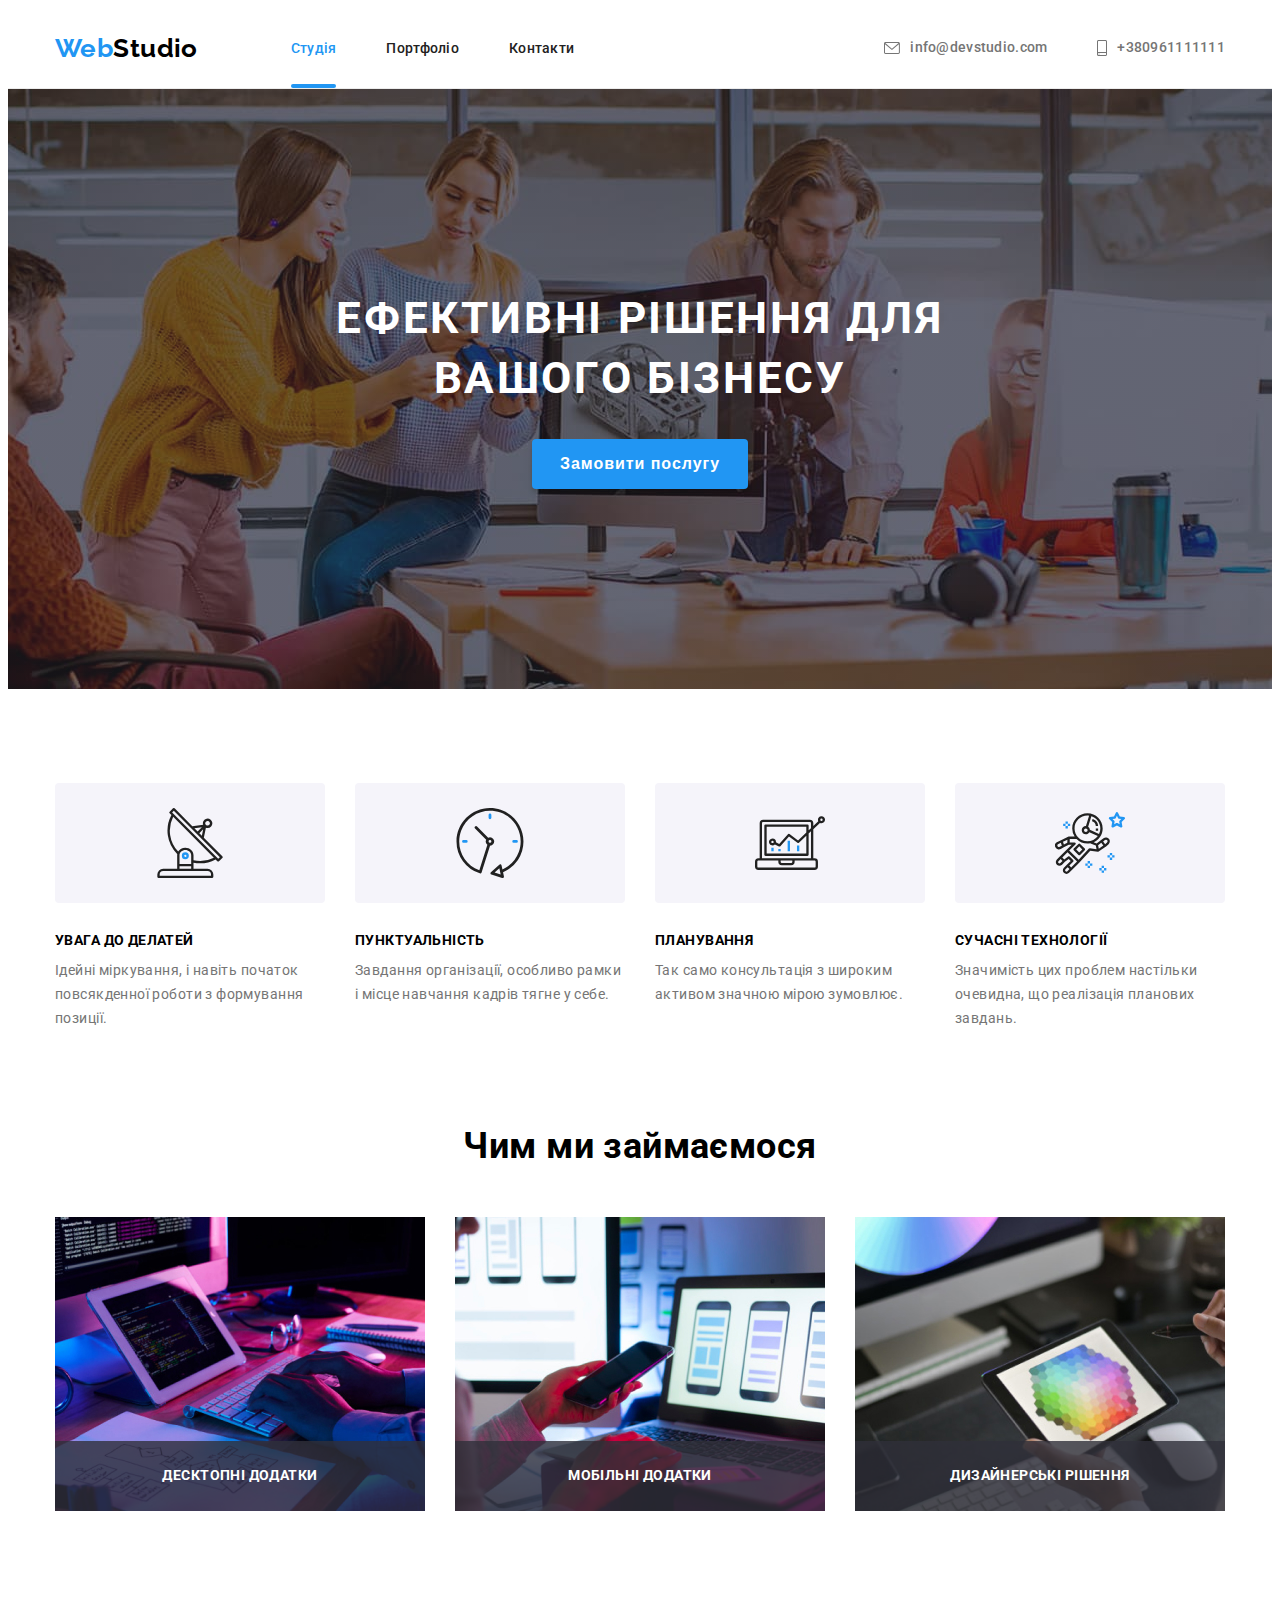
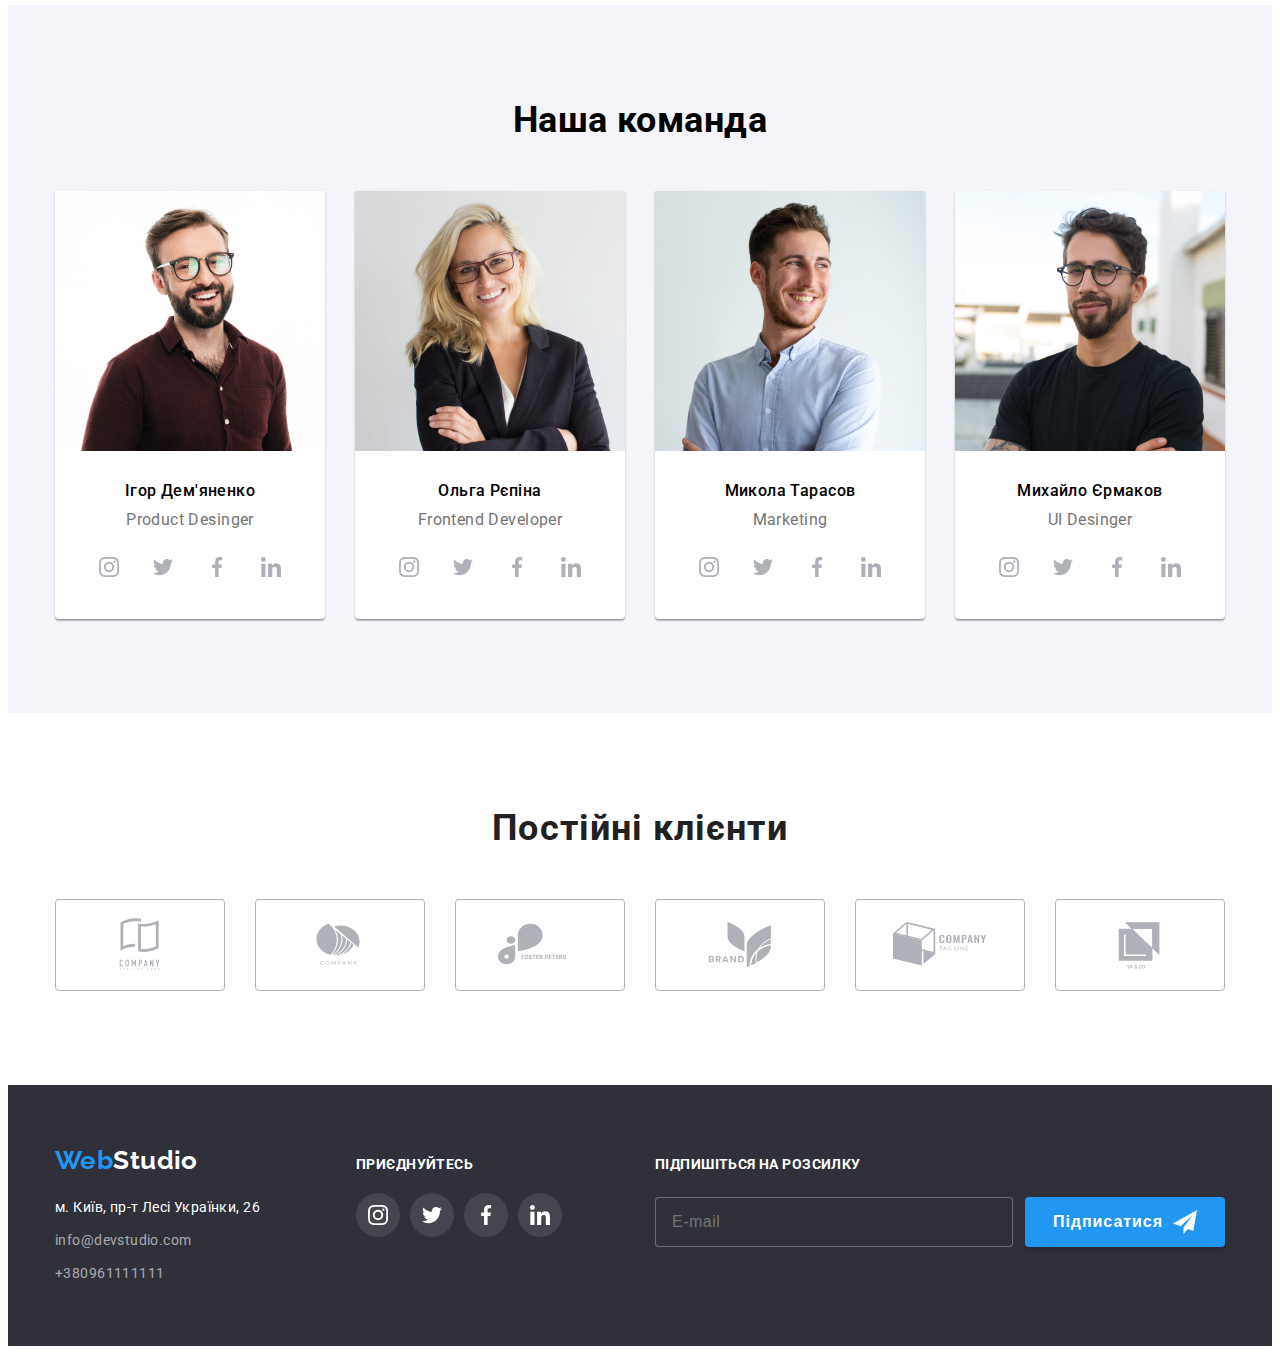
<file: index.html>
<!DOCTYPE html>
<html lang="uk">
<head>
    <meta charset="UTF-8">
    <meta http-equiv="X-UA-Compatible" content="IE=edge">
    <meta name="viewport" content="width=device-width, initial-scale=1.0">
    <link rel="preconnect" href="https://fonts.googleapis.com">
    <link rel="preconnect" href="https://fonts.gstatic.com" crossorigin>
    <link href="https://fonts.googleapis.com/css2?family=Raleway:wght@700&family=Roboto:wght@400;500;700;900&display=swap" rel="stylesheet">
    <link rel="stylesheet" href="https://cdnjs.cloudflare.com/ajax/libs/modern-normalize/1.1.0/modern-normalize.min.css" integrity="sha512-wpPYUAdjBVSE4KJnH1VR1HeZfpl1ub8YT/NKx4PuQ5NmX2tKuGu6U/JRp5y+Y8XG2tV+wKQpNHVUX03MfMFn9Q==" crossorigin="anonymous" referrerpolicy="no-referrer" />
    <link rel="stylesheet" href="css.css/styles.css" />
    <title>Document</title>
</head>
<body>
  <header class="header">
    <div class="container header-container">
        <a class="logo" href="./images/WebStudio.png">Web<span class="logo-studio">Studio</span></a>
        <nav class="navigation">
        <ul class="main-nav-list">
          <li class="link"><a href="./index.html" class="list-link current">Студія</a></li>
          <li class="link"><a href="./portfolio.html" class="list-link">Портфоліо</a></li>
          <li class="link"><a href="#" class="list-link">Контакти</a></li>
        </ul>
        </nav>
        <ul class="main-contact-list">
         <li><a class="link link-mailto" href="mailto:info@devstudio.com"><svg class="icon-contact-mailto" width="16" height="12"><use href="./images/icons.svg#icon-envelope"></use></svg>info@devstudio.com</a></li>
         <li><a class="link link-tel" href="tel:+380961111111"><svg class="icon-contact-tel" width="16" height="12"><use href="./images/icons.svg#icon-smartphone"></use></svg>+380961111111</a></li>
        </ul>
  </div>
  </header>
  <main>
      <section class="banner">
        <div class="container">
            <h1 class="banner-title">Ефективні рішення для вашого бізнесу</h1>
            <button class="banner-button" type="button" data-modal-open><span class="hi-banner-button">
              Замовити послугу</span></button>
        </div> 
      </section>
      <section class="to-do">
        <div class="container">
          <h2 class="visually-hidden">
            Підхід до кожного клієнта
          </h2>
          <ul class="to-do-list">
            <li class="to-do-body">
              <div class="to-do-box"><svg class="features-icon"  width="70" height="70">
                  <use href="./images/icons.svg#icon-antenna">
                  </use>
                </svg></div>
              <h3 class="to-do-title">УВАГА ДО ДЕЛАТЕЙ</h3>
              <p class="to-do-text">
                Ідейні міркування, і навіть початок повсякденної роботи з
                формування позиції.
              </p>
            </li>
            <li class="to-do-body">
              <div class="to-do-box"><svg class="features-icon" width="70" height="70">
                  <use href="./images/icons.svg#icon-clock">
                  </use>
                </svg></div>
              <h3 class="to-do-title">ПУНКТУАЛЬНІСТЬ</h3>
              <p class="to-do-text">
                Завдання організації, особливо рамки і місце навчання кадрів
                тягне у себе.
              </p>
            </li>
            <li class="to-do-body">
              <div class="to-do-box"><svg class="features-icon" width="70" height="70">
                  <use href="./images/icons.svg#icon-diagram">
                  </use>
                </svg></div>
              <h3 class="to-do-title">ПЛАНУВАННЯ</h3>
              <p class="to-do-text">
                Так само консультація з широким активом значною мірою зумовлює.
              </p>
            </li>
            <li class="to-do-body">
              <div class="to-do-box"><svg class="features-icon" width="70" height="70">
                  <use href="./images/icons.svg#icon-astronaut">
                  </use>
                </svg></div>
              <h3 class="to-do-title">СУЧАСНІ ТЕХНОЛОГІЇ</h3>
              <p class="to-do-text">
                Значимість цих проблем настільки очевидна, що реалізація планових завдань.
              </p>
            </li>
          </ul>
        </div>
      </section>
      <section class="work-img">
          <div class="container">
          <h2 class="work-img-title">Чим ми займаємося</h2>
          <ul class="list-work">
            <li class="list-item">
            <div class="work-label">
              <img
                class="work-img-img"
                src="./images/img_1.jpg"
                width="370"
                alt="Віддалена робота"
              />
<p class="work-label-text">ДЕСКТОПНІ ДОДАТКИ</p>
</div>
            </li>
            <li class="list-item">
            <div class="work-label">
              <img
                class="work-img-img"
                src="./images/img_2.jpg"
                width="370"
                alt="Адаптація веб-сторінки для телефона"
              />
<p class="work-label-text">МОБІЛЬНІ ДОДАТКИ</p>
</div>
            </li>
            <li class="list-item">
            <div class="work-label">
              <img
                class="work-img-img"
                src="./images/img_3.jpg"
                width="370"
                alt="Вибір кольору"
              />
<p class="work-label-text">ДИЗАЙНЕРСЬКІ РІШЕННЯ</p>
</div>
            </li>
          </ul>
        </div>
      </section>
      <section class="team">
        <div class="container container-team-comands">
          <h2 class="team-comands">Наша команда</h2>
          <ul class="list-team">
            <li class="team-body">
              <img
                src="./images/igor.jpg"
                width="270"
                alt="фото Ігоря Дем'яненка"
              />
              <div class="list-team-name"><h3 class="name-title">Ігор Дем'яненко</h3>
              <p class="jobs-title">Product Desinger</p>
              <ul class="social-networks-list">
                <li class="social-networks"><a class="social-networks-link" href="#"><svg class="social-networks-icon" width="20" height="20"><use href="./images/icons.svg#icon-instagram"></use></svg></a></li>
                <li class="social-networks"><a class="social-networks-link" href="#"><svg class="social-networks-icon" width="20" height="20"><use href="./images/icons.svg#icon-twitter"></use></svg></a></li>
                <li class="social-networks"><a class="social-networks-link" href="#"><svg class="social-networks-icon" width="20" height="20"><use href="./images/icons.svg#icon-facebook"></use></svg></a></li>
                <li class="social-networks"><a class="social-networks-link" href="#"><svg class="social-networks-icon" width="20" height="20"><use href="./images/icons.svg#icon-linkedin"></use></svg></a></li>
              </ul></div>
            <li class="team-body">
              <img
                src="./images/olga.jpg"
                width="270"
                alt="фото Ольги Рєпіної"
              />
              <div class="list-team-name"><h3 class="name-title">Ольга Рєпіна</h3>
              <p class="jobs-title">Frontend Developer</p>
              <ul class="social-networks-list">
                <li class="social-networks"><a class="social-networks-link" href="#"><svg class="social-networks-icon" width="20" height="20"><use href="./images/icons.svg#icon-instagram"></use></svg></a></li>
                <li class="social-networks"><a class="social-networks-link" href="#"><svg class="social-networks-icon" width="20" height="20"><use href="./images/icons.svg#icon-twitter"></use></svg></a></li>
                <li class="social-networks"><a class="social-networks-link" href="#"><svg class="social-networks-icon" width="20" height="20"><use href="./images/icons.svg#icon-facebook"></use></svg></a></li>
                <li class="social-networks"><a class="social-networks-link" href="#"><svg class="social-networks-icon" width="20" height="20"><use href="./images/icons.svg#icon-linkedin"></use></svg></a></li>
              </ul></div>
            </li>
            <li class="team-body">
              <img
                src="./images/mykola.jpg"
                width="270"
                alt="фото Миколи Тарасова"
              />
              <div class="list-team-name"><h3 class="name-title">Микола Тарасов</h3>
              <p class="jobs-title">Marketing</p>
              <ul class="social-networks-list">
                <li class="social-networks"><a class="social-networks-link" href="#"><svg class="social-networks-icon" width="20" height="20"><use href="./images/icons.svg#icon-instagram"></use></svg></a></li>
                <li class="social-networks"><a class="social-networks-link" href="#"><svg class="social-networks-icon" width="20" height="20"><use href="./images/icons.svg#icon-twitter"></use></svg></a></li>
                <li class="social-networks"><a class="social-networks-link" href="#"><svg class="social-networks-icon" width="20" height="20"><use href="./images/icons.svg#icon-facebook"></use></svg></a></li>
                <li class="social-networks"><a class="social-networks-link" href="#"><svg class="social-networks-icon" width="20" height="20"><use href="./images/icons.svg#icon-linkedin"></use></svg></a></li>
              </ul></div> 
            </li>
            <li class="team-body">
              <img
                src="./images/myhailo.jpg"
                width="270"
                alt="фото Михайла Єрмакова"
              />
              <div class="list-team-name"><h3 class="name-title">Михайло Єрмаков</h3>
              <p class="jobs-title">UI Desinger</p>
              <ul class="social-networks-list">
                <li class="social-networks"><a class="social-networks-link" href="#"><svg class="social-networks-icon" width="20" height="20"><use href="./images/icons.svg#icon-instagram"></use></svg></a></li>
                <li class="social-networks"><a class="social-networks-link" href="#"><svg class="social-networks-icon" width="20" height="20"><use href="./images/icons.svg#icon-twitter"></use></svg></a></li>
                <li class="social-networks"><a class="social-networks-link" href="#"><svg class="social-networks-icon" width="20" height="20"><use href="./images/icons.svg#icon-facebook"></use></svg></a></li>
                <li class="social-networks"><a class="social-networks-link" href="#"><svg class="social-networks-icon" width="20" height="20"><use href="./images/icons.svg#icon-linkedin"></use></svg></a></li>
              </ul></div>
            </li>
          </ul>
        </div>
       </section>
        <section class="client">
        <div class="container">
          <h2 class="client-title">Постійні клієнти</h2>
          <ul class="client-list">
            <li class="client-item">
              <a class="client-link" href="#"> 
                <svg class="client-Logo" width="106" height="60">
                  <use href="./images/icons.svg#icon-company-1">
                  </use>
                </svg>
              </a>
            </li>
            <li class="client-item">
              <a class="client-link" href="#"> 
                <svg class="client-Logo" width="106" height="60">
                  <use href="./images/icons.svg#icon-company-2">
                  </use>
                </svg>
              </a>
            </li>
            <li class="client-item">
              <a class="client-link" href="#"> 
                <svg class="client-Logo" width="106" height="60">
                  <use href="./images/icons.svg#icon-company-3">
                  </use>
                </svg>
              </a>
            </li>
            <li class="client-item">
              <a class="client-link" href="#"> 
                <svg class="client-Logo" width="106" height="60">
                  <use href="./images/icons.svg#icon-company-4">
                  </use>
                </svg>
              </a>
            </li>
            <li class="client-item">
              <a class="client-link" href="#"> 
                <svg class="client-Logo" width="106" height="60">
                  <use href="./images/icons.svg#icon-company-5">
                  </use>
                </svg>
              </a>
            </li>
            <li class="client-item">
              <a class="client-link" href="#"> 
                <svg class="client-Logo" width="106" height="60">
                  <use href="./images/icons.svg#icon-company-6">
                  </use>
                </svg>
              </a>
            </li>
          </ul>
        </div>
      </section>
    </main>
    <footer class="footer">
      <div class="container footer-container">
        <div class="footer-contact">
      <a class="footer-logo" href="./images/WebStudio.png">Web<span class="footer-logo-studio">Studio</span></a>
      <address class="footer-address">
        <ul class="contact-list">
          <li class="contact-list-item">
            <a class="address-link footer-contact-link"
              href="https://www.google.com/maps/place/бул.+Леси+Украинки,+26,+Киев,+02000/@50.4265807,30.5383858,17z/data=!3m1!4b1!4m5!3m4!1s0x40d4cf0e033ecbe9:0x57a4dffefec77da0!8m2!3d50.4265807!4d30.5383858"
              >м. Київ, пр-т Лесі Українки, 26</a>
          </li>
          <li class="contact-list-item"><a class="footer-contact-link" href="mailto:info@devstudio.com">info@devstudio.com</a></li>
          <li class="contact-list-item"><a class="footer-contact-link" href="tel:+380961111111">+380961111111</a></li>
        </ul>
      </address>
      </div>
      <div class="footer-social-link">
      <p class="social-link-title">ПРИЄДНУЙТЕСЬ</p>
      <ul class="social-link-list">
<li class="social-link-item"><a class="social-link" href="#"><svg class="social-link-icon" width="20" height="20"><use href="./images/icons.svg#icon-instagram"></use></svg></a></li>
<li class="social-link-item"><a class="social-link" href="#"><svg class="social-link-icon" width="20" height="20"><use href="./images/icons.svg#icon-twitter"></use></svg></a></li>
<li class="social-link-item"><a class="social-link" href="#"><svg class="social-link-icon" width="20" height="20"><use href="./images/icons.svg#icon-facebook"></use></svg></a></li>
<li class="social-link-item"><a class="social-link" href="#"><svg class="social-link-icon" width="20" height="20"><use href="./images/icons.svg#icon-linkedin"></use></svg></a></li>
      </ul>
      </div>
      <div class="sing-up-form">
        <p class="sing-up-title">ПІДПИШІТЬСЯ НА РОЗСИЛКУ</p>
        <form class="sing-up">
        <label for="user-email" class="sing-up-email-label">
        <input type="email" class="sing-up-email" name="email" id="user-email" placeholder="E-mail" /></label>
        <button type="submit" class="button-sing-up">Підписатися<svg class="sing-up-icon" width="24" height="24">
         <use href="./images/icons.svg#icon-modal-tg"></use></svg></button>
      </form>
      </div>
      </div>
    </footer>
    <div class="backdrop is-hidden" data-modal>
      <div class="modal">
      <button type="button" class="modal-close" data-modal-close>
         <svg class="icon-icon-close-btn" width="18" height="18">
         <use href="./images/icons.svg#icon-icon-close-btn"></use>
         </svg>
      </button>
      <div class="form-container">
      <p class="modal-title">Залиште свої дані, ми вам передзвонимо</p>
      <form class="modal-form">
      <div class="modal-decor">
      <label class="modal-field">Ім'я</label>
      <input type="text" name="user_name" class="modal-input">
      <svg class="modal-icon" width="18" height="18"><use href="./images/icons.svg#icon-name-modal"></use></svg>
      </div>
      <div class="modal-decor">
      <label class="modal-field">Телефон</label>
      <input type="tel" name="phone_namber" class="modal-input">
      <svg class="modal-icon" width="18" height="18"><use href="./images/icons.svg#icon-phone-modal"></use></svg>
      </div>
      <div class="modal-decor">
      <label class="modal-field">Пошта</label>
      <input type="email" name="email" class="modal-input">
      <svg class="modal-icon" width="18" height="18"><use href="./images/icons.svg#icon-email-modal"></use></svg>
      </div>
      <div class="modal-decor-comment">
      <label class="modal-field">Коментар</label>
      <textarea name="comment" class="modal-comment text-comment" placeholder="Введіть текст"></textarea>
      </div>
      <div class="checkbox-field-box">
      <label class="checkbox-field">
        <input type="checkbox" class="checkbox" name="agreement">
        <svg class="checkbox-icon" width="16" height="15"><use href="./images/icons.svg#icon-check"></use></svg>
        <span class="checkbox-label">Погоджуюся з розсилкою та приймаю</span><a class="checkbox-link" href="#">Умови договору</a>
      </label>
      </div>
      <button type="submit" class="modal-button-form">Відправити</button>
    </form>
    </div>
    </div>
  </div>
    <script src="./js/modal.js"></script>
  </body>
</html>
</file>
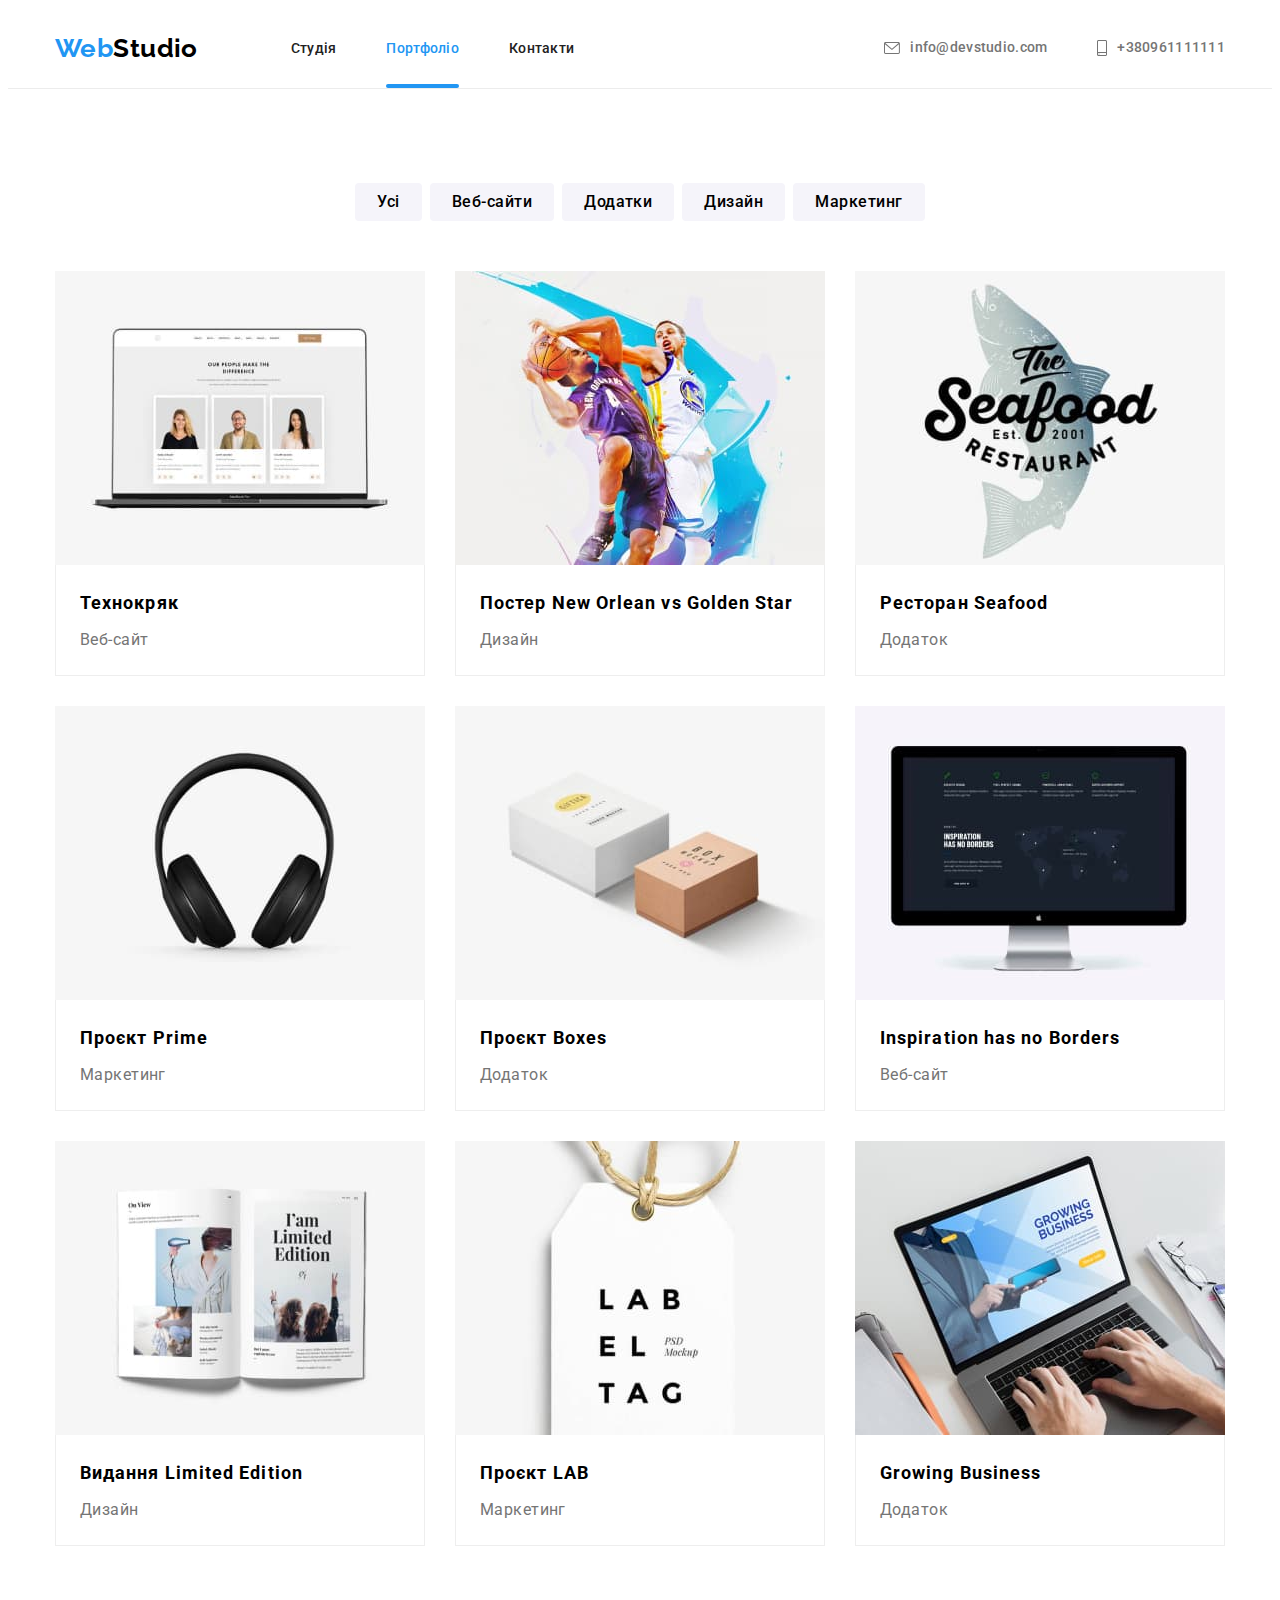
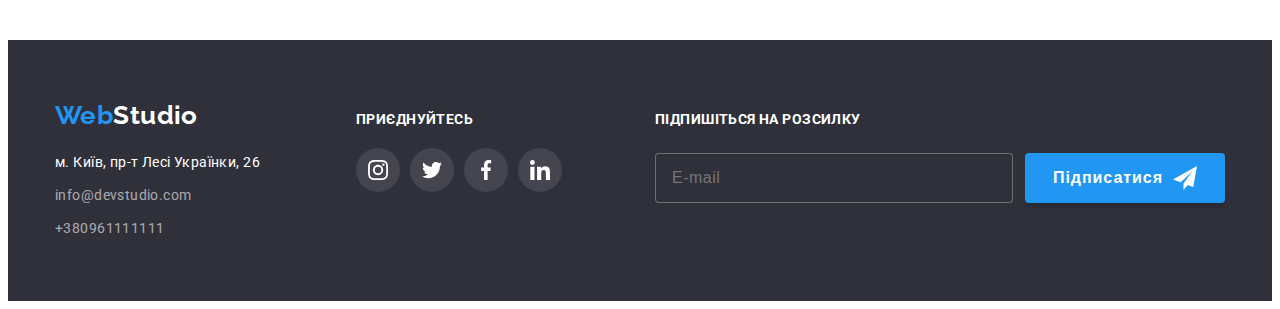
<file: portfolio.html>
<!DOCTYPE html>
<html lang="uk">
<head>
    <meta charset="UTF-8">
    <meta http-equiv="X-UA-Compatible" content="IE=edge">
    <meta name="viewport" content="width=device-width, initial-scale=1.0">
    <link rel="preconnect" href="https://fonts.googleapis.com">
    <link rel="preconnect" href="https://fonts.gstatic.com" crossorigin>
    <link href="https://fonts.googleapis.com/css2?family=Raleway:wght@700&family=Roboto:wght@400;500;700;900&display=swap" rel="stylesheet">
    <link rel="stylesheet" href="https://cdnjs.cloudflare.com/ajax/libs/modern-normalize/1.1.0/modern-normalize.min.css" integrity="sha512-wpPYUAdjBVSE4KJnH1VR1HeZfpl1ub8YT/NKx4PuQ5NmX2tKuGu6U/JRp5y+Y8XG2tV+wKQpNHVUX03MfMFn9Q==" crossorigin="anonymous" referrerpolicy="no-referrer" />
    <link rel="stylesheet" href="css.css/styles.css" />
    <title>portfolio</title>
</head>
<body>
  <header class="header">
    <div class="container header-container">
        <a class="logo" href="./images/WebStudio.png">Web<span class="logo-studio">Studio</span></a>
        <nav class="navigation">
        <ul class="main-nav-list">
          <li class="link"><a href="./index.html" class="list-link">Студія</a></li>
          <li class="link"><a href="./portfolio.html" class="list-link current">Портфоліо</a></li>
          <li class="link"><a href="#" class="list-link">Контакти</a></li>
        </ul>
        </nav>
        <ul class="main-contact-list">
         <li><a class="link link-mailto" href="mailto:info@devstudio.com"><svg class="icon-contact-mailto" width="16" height="12"><use href="./images/icons.svg#icon-envelope"></use></svg>info@devstudio.com</a></li>
         <li><a class="link link-tel" href="tel:+380961111111"><svg class="icon-contact-tel" width="16" height="12"><use href="./images/icons.svg#icon-smartphone"></use></svg>+380961111111</a></li>
        </ul>
  </div>
  </header>
    <main>
        <section class="portfolio">
          <div class="container">
         <h1 class="visually-hidden">Портфоліо</h1>
         <ul class="list list-button">
            <li><button class="filter-button" type="button">Усі</button></li>
            <li><button class="filter-button" type="button">Веб-сайти</button></li>
            <li><button class="filter-button" type="button">Додатки</button></li>
            <li><button class="filter-button" type="button">Дизайн</button></li>
            <li><button class="filter-button" type="button">Маркетинг</button></li>
         </ul>
            <ul class="list project-list">
            <li class="project-body">
              <a href="" class="project-link">
                <div class="portfolio-wrap">
                <img class="img" src="./images/project_1.jpg" width="370" alt="Технокряк">
                <p class="portfolio-text">Ресурс пропонує комплексні пропозиції з різним рівнем функціоналу та сервісів. Все це дозволить відвідувачу отримати вичерпні відомості про компанію чи приватну особу.</p>
                </div>
                <div class="border">
                <h2 class="project-name-title">Технокряк</h2>
                <p class="filter-text">Веб-сайт</p>
              </div>
              </a>
            </li>
            <li class="project-body">
               <a href="" class="project-link">
                <div class="portfolio-wrap">
                <img class="img" src="./images/project_2.jpg" width="370" alt="Постер New Orlean vs Golden Star">
                <p class="portfolio-text">Ресурс пропонує комплексні пропозиції з різним рівнем функціоналу та сервісів. Все це дозволить відвідувачу отримати вичерпні відомості про компанію чи приватну особу.</p>
                </div>
                <div class="border">
                <h2 class="project-name-title">Постер New Orlean vs Golden Star</h2>
                <p class="filter-text">Дизайн</p>
              </div>
              </a>
            </li>
            <li class="project-body">
               <a href="" class="project-link">
                <div class="portfolio-wrap">
                <img class="img" src="./images/project_3.jpg" width="370" alt="Ресторан Seafood">
                <p class="portfolio-text">Ресурс пропонує комплексні пропозиції з різним рівнем функціоналу та сервісів. Все це дозволить відвідувачу отримати вичерпні відомості про компанію чи приватну особу.</p>
                </div>
                <div class="border"><h2 class="project-name-title">Ресторан Seafood</h2>
                <p class="filter-text">Додаток</p>
              </div>
              </a>
            </li>
            <li class="project-body">
               <a href="" class="project-link">
                <div class="portfolio-wrap">
                <img class="img" src="./images/project_4.jpg" width="370" alt="Проєкт Prime">
                <p class="portfolio-text">Ресурс пропонує комплексні пропозиції з різним рівнем функціоналу та сервісів. Все це дозволить відвідувачу отримати вичерпні відомості про компанію чи приватну особу.</p>
                </div>
                <div class="border"><h2 class="project-name-title">Проєкт Prime</h2>
                <p class="filter-text">Маркетинг</p>
              </div>
              </a>
            </li>
            <li class="project-body">
               <a href="" class="project-link">
                <div class="portfolio-wrap">
                <img class="img" src="./images/project_5.jpg" width="370" alt="Проєкт Boxes">
                <p class="portfolio-text">Ресурс пропонує комплексні пропозиції з різним рівнем функціоналу та сервісів. Все це дозволить відвідувачу отримати вичерпні відомості про компанію чи приватну особу.</p>
                </div>
                <div class="border"><h2 class="project-name-title">Проєкт Boxes</h2>
                <p class="filter-text">Додаток</p></div></a>
            </li>
            <li class="project-body">
               <a href="" class="project-link">
                <div class="portfolio-wrap">
                <img class="img" src="./images/project_6.jpg" width="370" alt="Inspiration has no Borders">
                <p class="portfolio-text">Ресурс пропонує комплексні пропозиції з різним рівнем функціоналу та сервісів. Все це дозволить відвідувачу отримати вичерпні відомості про компанію чи приватну особу.</p>
                </div>
                <div class="border"><h2 class="project-name-title">Inspiration has no Borders</h2>
                <p class="filter-text">Веб-сайт</p></div></a>
            </li>
            <li class="project-body">
               <a href="" class="project-link">
                <div class="portfolio-wrap">
                <img class="img" src="./images/project_7.jpg" width="370" alt="Видання Limited Edition">
                <p class="portfolio-text">Ресурс пропонує комплексні пропозиції з різним рівнем функціоналу та сервісів. Все це дозволить відвідувачу отримати вичерпні відомості про компанію чи приватну особу.</p>
                </div>
                <div class="border"><h2 class="project-name-title">Видання Limited Edition</h2>
                <p class="filter-text">Дизайн</p></div></a>
            </li>
            <li class="project-body">
               <a href="" class="project-link">
                <div class="portfolio-wrap">
                <img class="img" src="./images/project_8.jpg" width="370" alt="Проєкт LAB">
                <p class="portfolio-text">Ресурс пропонує комплексні пропозиції з різним рівнем функціоналу та сервісів. Все це дозволить відвідувачу отримати вичерпні відомості про компанію чи приватну особу.</p>
                </div>
                <div class="border"><h2 class="project-name-title">Проєкт LAB</h2>
                <p class="filter-text">Маркетинг</p></div></a>
            </li>
            <li class="project-body">
               <a href="" class="project-link">
                <div class="portfolio-wrap">
                <img class="img" src="./images/project_9.jpg" width="370" alt="Growing Business">
                <p class="portfolio-text">Ресурс пропонує комплексні пропозиції з різним рівнем функціоналу та сервісів. Все це дозволить відвідувачу отримати вичерпні відомості про компанію чи приватну особу.</p>
                </div>
                <div class="border"><h2 class="project-name-title">Growing Business</h2>
                <p class="filter-text">Додаток</p></div></a>
            </li>
          </ul>
        </div>
      </section>
    </main>
    <footer class="footer">
      <div class="container footer-container">
        <div class="footer-contact">
      <a class="footer-logo" href="./images/WebStudio.png">Web<span class="footer-logo-studio">Studio</span></a>
      <address class="footer-address">
        <ul class="contact-list">
          <li class="contact-list-item">
            <a class="address-link footer-contact-link"
              href="https://www.google.com/maps/place/бул.+Леси+Украинки,+26,+Киев,+02000/@50.4265807,30.5383858,17z/data=!3m1!4b1!4m5!3m4!1s0x40d4cf0e033ecbe9:0x57a4dffefec77da0!8m2!3d50.4265807!4d30.5383858"
              >м. Київ, пр-т Лесі Українки, 26</a>
          </li>
          <li class="contact-list-item"><a class="footer-contact-link" href="mailto:info@devstudio.com">info@devstudio.com</a></li>
          <li class="contact-list-item"><a class="footer-contact-link" href="tel:+380961111111">+380961111111</a></li>
        </ul>
      </address>
      </div>
      <div class="footer-social-link">
      <p class="social-link-title">ПРИЄДНУЙТЕСЬ</p>
      <ul class="social-link-list">
<li class="social-link-item"><a class="social-link" href="#"><svg class="social-link-icon" width="20" height="20"><use href="./images/icons.svg#icon-instagram"></use></svg></a></li>
<li class="social-link-item"><a class="social-link" href="#"><svg class="social-link-icon" width="20" height="20"><use href="./images/icons.svg#icon-twitter"></use></svg></a></li>
<li class="social-link-item"><a class="social-link" href="#"><svg class="social-link-icon" width="20" height="20"><use href="./images/icons.svg#icon-facebook"></use></svg></a></li>
<li class="social-link-item"><a class="social-link" href="#"><svg class="social-link-icon" width="20" height="20"><use href="./images/icons.svg#icon-linkedin"></use></svg></a></li>
      </ul>
      </div>
      <div class="sing-up-form">
        <p class="sing-up-title">ПІДПИШІТЬСЯ НА РОЗСИЛКУ</p>
        <form class="sing-up">
        <label for="user-email" class="sing-up-email-label"></label>
        <input type="email" class="sing-up-email" name="email" id="user-email" placeholder="E-mail" />
        <button type="sumbit" class="button-sing-up">Підписатися<svg class="sing-up-icon" width="24" height="24">
         <use href="./images/icons.svg#icon-modal-tg"></use></svg></button>
      </form>
      </div>
      </div>
    </footer>
</body>
</html>
</file>
<file: css.css/styles.css>
:root {
    --color-black: #000000;
    --color-grey: #757575;
    --color-blue: #2196F3;
    --color-white: #FFFFFF;
    --color-dark-grey: #2F303A;
    --color-light-grey: #F5F4FA;
    --color-black-link: #222121;
    --color-border-box-project: #EEEEEE;
    --color-header-border: #ECECEC;
    --color-social-link: #AFB1B8;
    --color-client-title: #212121;
    --color-modal-button: #188CE8;
    --button-shadow: 0px 4px 4px rgba(0, 0, 0, 0.15);
    --color-border-imput: rgba(255, 255, 255, 0.3);
    --color-modal-comment: rgba(117, 117, 117, 0.5);
    --timing-function: cubic-bezier(0.4, 0, 0.2, 1);
}

body {
    font-family: 'Roboto', sans-serif;
    font-size: 14px;
    letter-spacing: 0.03em;
    font-style: normal;
    background-color: var(--color-white);
    text-decoration: none;
}

h1, 
h2, 
h3, 
p, 
ul {
    padding: 0;
    margin: 0;
}

*,
*::before,
*::after {
    box-sizing: border-box;
}

ul {
    list-style-type: none;
    font-style: normal;
}

.none {display: none;}

.container {
    width: 1200px;
    padding-left: 15px;
    padding-right: 15px;
    margin: 0 auto;
}

.header{
    border-bottom: 1px solid var(--color-header-border);
}

.header-container{
    display: flex;
    align-items: center;
}

.navigation{
    margin-right: auto;
}

.main-nav-list{
    display: flex;
    gap: 50px;
    text-decoration: none;
}

.main-contact-list{
    display: flex;
    gap: 50px;
    text-decoration: none;
}

.link {
    font-weight: 500;
    line-height: 1.14;
    letter-spacing: 0.02em;
    color: var(--color-grey);
    text-decoration: none;
    align-items: center;
    display: flex;
    gap: 10px;
}

.link-mailto, .link-tel{
    padding-top: 32px;
    padding-bottom: 32px;
    transition: color 250ms var(--timing-function);
}

.list { 
    display: flex;
    align-items: center;
}

.logo {
    padding-top: 24px;
    padding-bottom: 24px;
    margin-right: 93px;
    font-family: 'Raleway';
    font-weight: 700;
    font-size: 26px;
    line-height: 1.19;
    color: var(--color-blue);
    text-decoration: none;
}

.logo-studio {
    color: var(--color-black);
    text-decoration: none;
}

.link:hover,
.link:focus {
    color: var(--color-blue);
}

.icon-contact-mailto{
    width: 16px;
    height: 12px;
    fill: currentColor;
}

.icon-contact-tel{
    width: 10px;
    height: 16px;
    fill: currentColor;
}

.list-link {
    position: relative;
    padding-top: 32px;
    padding-bottom: 32px;
    display: flex;
    font-weight: 500;
    line-height: 16px;
    letter-spacing: 0.02em;
    color: var(--color-black-link);
    text-decoration: none;
    transition: color 250ms var(--timing-function);
}

.current::after{
    content: "";
    position: absolute;
    left: 0;
    bottom: 0;
    display: block;
    opacity: 1;
    transition: opacity 250ms var(--timing-function);
    width: 100%;
    height: 4px;
    background: var(--color-blue);
    border-radius: 2px;
}

.current{
    color: var(--color-blue);
}

.list-link .current{
    color: var(--color-blue);
}   

.list-link:hover,
.list-link:focus {
    color: var(--color-blue);
}

.banner {
    max-width: 1600px;
    margin-left: auto;
    margin-right: auto;
    background-image: linear-gradient(rgba(47, 48, 58, 0.4), rgba(47, 48, 58, 0.4)), url(../images/hero.jpg);
    background-size: cover;
    background-repeat: no-repeat;
    background-position: center;
    padding-top: 200px;
    padding-bottom: 200px;
    text-align: center;
}

.button {
    cursor: pointer;
}

.banner-title {
    width: 696px;
    height: 120px;
    margin-left: auto;
    margin-right: auto;
    margin-bottom: 30px;
    font-size: 44px;
    line-height: 1.36;
    letter-spacing: 0.06em;
    text-transform: uppercase;
    color: var(--color-white);
}

.banner-button {
    width: 216px; 
    height: 50px;
    left: 692px;
    top: 430px;
    background: var(--color-blue);
    box-shadow: 0px 4px 4px rgba(0, 0, 0, 0.15);
    border-radius: 4px;
    border: none;
    transition: background 250ms var(--timing-function);
}

.banner-button:hover{
    background-color: var(--color-modal-button);
    box-shadow: 0px 4px 4px 0px #00000026;
}

.hi-banner-button {
    font-weight: 700;
    font-size: 16px;
    line-height: 1.88;
    text-align: center;
    letter-spacing: 0.06em;
    color: var(--color-white);
    
}

.to-do {
    display: flex;
    flex-wrap: wrap;
    gap: 10px;
    padding-top: 94px;
    padding-bottom: 94px;
    background-color: var(--color-white);
}

.to-do-list{
    display: flex;
    gap: 30px
}

.to-do-box{
    display: flex;
    align-items: center;
    justify-content: center;
    background: var(--color-light-grey);
    border-radius: 4px;
    width: 270px;
    height: 120px;
    margin-bottom: 30px;
}

.to-do-body {
    flex-basis: calc((100% - 90px) / 4)
}

.to-do-title {
    font-size: 14px;
    line-height: 1.14;
    text-transform: uppercase;
    color: var(--color-black);
    margin-bottom: 10px;
}

.to-do-text {
    line-height: 1.71;
    color: var(--color-grey);
}

.work-img {
    background-color: var(--color-white);
    padding-bottom: 94px;}

.list-work{
    display: flex;
    gap: 30px;

}

.work-img-title {
    font-weight: 700;
    font-size: 36px;
    line-height: 1.17;
    text-align: center;
    margin-bottom: 50px;
    color: var(--color-black);
}

.work-img-img {
    display: block;
    max-width: 100%;
    height: auto;
    mix-blend-mode: normal;
}

.work-label{
    position: relative;
}

.work-label-text{
    position: absolute;
    width: 100%;
    height: 70px;
    left: 0;
    bottom: 0;
    display: flex;
    justify-content: center;
    align-items: center;
    background-color: rgba(47, 48, 58, 0.8);
    font-weight: 700;
    font-size: 14px;
    line-height: 1.14;
    text-align: center;
    letter-spacing: 0.03em;
    text-transform: uppercase;
    color: var(--color-white);
}

.team {
    background: var(--color-light-grey);
    padding-bottom: 94px;
    padding-top: 94px;
    gap: 30px;
}

.team-comands {
    margin-bottom: 50px;
    font-weight: 700;
    font-size: 36px;
    line-height: 1.17;
    text-align: center;
    color: var(--color-black);
}

.list-team{
    display: flex;
    align-items: center;
    gap: 30px;
}

.list-team-name{
   margin-top: 30px;
   margin-bottom: 30px;
   
}

.jobs-list {
    background: var(--color-white);
    box-shadow: 0px 1px 3px rgba(0, 0, 0, 0.12), 0px 1px 1px rgba(0, 0, 0, 0.14), 0px 2px 1px rgba(0, 0, 0, 0.2);
    border-radius: 0px 0px 4px 4px;
}

.team-body {
    background: var(--color-white);
    box-shadow: 0px 1px 3px rgba(0, 0, 0, 0.12), 0px 1px 1px rgba(0, 0, 0, 0.14), 0px 2px 1px rgba(0, 0, 0, 0.2);
    border-radius: 0px 0px 4px 4px;

}

.name-title {
    margin-bottom: 10px;
    font-weight: 500;
    font-size: 16px;
    line-height: 1.19;
    text-align: center;
    color: var(--color-black);
}

.jobs-title {
    margin-bottom: 16px;
    font-size: 16px;
    line-height: 1.19;
    text-align: center;
    color:var(--color-grey);
}

.social-networks-list {
    margin-bottom: 30px;
    margin-right: 32px;
    margin-left: 32px;
    display: flex;
    align-items: center;
    justify-content: center;
    gap: 10px;
    background-color: var(--color-white);
}

.social-networks {
    border-radius: 50%;
    width: 44px;
    height: 44px;
}

.social-networks-link {
    display: flex;
    width: 100%;
    height: 100%;
    border-radius: 50%;
    align-items: center;
    justify-content: center;
    color: var(--color-social-link);
    transition: color 250ms var(--timing-function), background-color 250ms var(--timing-function);
    }

.social-networks-link:hover,
.social-networks-link:focus{
    color: var(--color-white);
    background-color: var(--color-blue);
}

.social-networks-icon{
    fill: currentColor;
}

.client-title{
    margin-bottom: 50px;
    font-size: 36px;
    line-height: 1.17;
    text-align: center;
    letter-spacing: 0.03em;
    color: var(--color-client-title);
}

.client{
    background-color: var(--color-white);
    padding-top: 94px;
    padding-bottom: 94px;
    gap: 30px;
}

.client-list {
    display: flex;
    gap: 30px;
    justify-content: center;
}

.client-item {
    width: 170px;
    height: 92px;
    transition: color 250ms var(--timing-function), background-color 250ms var(--timing-function);
 
}

.client-link {
    display: flex;
    align-items: center;
    justify-content: center;
    width: 100%;
    height: 100%;
    border: 1px solid var(--color-social-link);
    border-radius: 4px;
    fill: var(--color-social-link);
    transition: fill 250ms var(--timing-function), border 250ms var(--timing-function);
}

.client-link:hover,
.client-link:focus {
    fill: var(--color-blue);
    border: 1px solid var(--color-blue);
}

.client-logo {
    fill: currentColor;
}

.footer {
    padding-top: 60px;
    padding-bottom: 60px;
    background: var(--color-dark-grey);
}

.footer-container{
    display: flex;
    align-items: baseline;
}

.footer-contact{
    width: 231px;
}

.footer-logo {
    display: block;
    margin-bottom: 20px;
    font-family: 'Raleway';
    font-weight: 700;
    font-size: 26px;
    line-height: 1.19;
    color: var(--color-blue);
    text-decoration: none;
}

.footer-logo-studio {
    color: var(--color-white);
    text-decoration: none;
}

.footer-contact-link {
    text-decoration: none;
    font-style: normal;
    line-height: 1.71;
    color: rgba(255, 255, 255, 0.6);
    text-decoration: none;
    transition: color 250ms var(--timing-function);
}

.address-link {
    color: var(--color-white);
    text-decoration: inherit;
}

.contact-list-item{
    margin-bottom: 9px;
}

.contact-list-item:last-child{
    margin-bottom: 0;
}

.address-link:hover,
.address-link:focus {
    color: var(--color-blue)
}

.footer-contact-link:hover,
.footer-contact-link:focus {
    color: var(--color-blue);
}

.filter-list {
    background-color: var(--color-white);
}

.button-link {
    display: block;
}

.filter-button:hover,
.filter-button:focus {
    box-shadow: 0px 3px 1px rgba(0, 0, 0, 0.1), 0px 1px 2px rgba(0, 0, 0, 0.08), 0px 2px 2px rgba(0, 0, 0, 0.12);
}

.list-button {
    justify-content: center;
    margin-bottom: 50px;
    gap: 8px;
}

.project-list{
    gap: 30px;
    flex-wrap: wrap;
}

.filter-button {
    padding: 6px 22px;
    font-family: 'Roboto';
    font-weight: 500;
    font-size: 16px;
    line-height: 26px;
    text-align: center;
    letter-spacing: 0.03em;
    color: var(--color-black);
    background: var(--color-light-grey);
    border-radius: 4px;
    border: none;
    transition: color 250ms var(--timing-function), background-color 250ms var(--timing-function), box-shadow 250ms cubic-bezier(0.4, 0, 0.2, 1);
}

.portfolio{
    padding-top: 94px;
    padding-bottom: 94px;
}

.visually-hidden {
    position: absolute;
    width: 1px;
    height: 1px;
    margin: -1px;
    padding: 0;
    overflow: hidden;
    border: 0;
    clip: rect(0 0 0 0);
}

.filter-button:hover,
.filter-button:focus {
    background-color: var(--color-blue);
    color: var(--color-white);
}

.project-body {
    width: 370px;
    flex-basis: calc((100% - 90px) / 3);
    position: relative;
}

.project-body:hover .portfolio-text{
    transform: translateY(0);
}

.project-link{
    text-decoration: none;
    display: block;
    transition: box-shadow 250ms var(--timing-function);
}

.project-link:hover,
.project-link:focus {
    box-shadow: 0px 1px 1px rgba(0, 0, 0, 0.12), 0px 4px 4px rgba(0, 0, 0, 0.06), 1px 4px 6px rgba(0, 0, 0, 0.16);
}

img{
    display: block;
}

.portfolio-wrap{
    position: relative;
    overflow: hidden;
   
}


.portfolio-text{
    position: absolute;
    top: 0;
    left: 0;
    background-color: rgba(33, 150, 243, 0.9);
    color: var(--color-white);
    font-weight: 400;
    font-size: 18px;
    line-height: 1.55;
    padding: 63px 24px;
    height: 100%;
    transform: translateY(101%);
    transition: transform 250ms var(--timing-function);
}

.border{
    padding: 20px 24px;
    border-right: 1px solid var(--color-border-box-project);
    border-left: 1px solid var(--color-border-box-project);
    border-bottom: 1px solid var(--color-border-box-project);
}

.project-name-title {
    margin-bottom: 4px;
    font-size: 18px;
    line-height: 2;
    letter-spacing: 0.06em;
    color: var(--color-black);
}

.filter-text {
    font-size: 16px;
    line-height: 1.88;
    color: var(--color-grey);
}

.social-link-footer {
    /* margin-left: 70px; */
}

.footer-social-link{
    margin-left: 70px;
}

.social-link-title{
    margin-bottom: 20px;
    font-weight: 700;
    font-size: 14px;
    line-height: 1.14;
    text-transform: uppercase;
    color: var(--color-white);
}

.social-link-list {
    display: flex;
    width: 206px;
    gap: 10px;
    justify-content: center;
}

.social-link-item {
    width: 44px;
    height: 44px;
}

.social-link {
    display: flex;
    width: 100%;
    height: 100%;
    align-items: center;
    justify-content: center;
    border-radius: 50%;
    fill: var(--color-white);
    background: rgba(255, 255, 255, 0.1);
    transition: background-color 250ms var(--timing-function);
}

.social-link:hover,
.social-link:focus {
    background-color: var(--color-blue);
}

.backdrop{
    position: fixed;
    top: 0;
    width: 100%;
    height: 100%;
    background: rgba(0, 0, 0, 0.2);
    transition: opacity 250ms var(--timing-function), visibility 250ms var(--timing-function);
}

.modal{
    position: absolute;
    width: 528px;
    height: 581px;
    left: 50%;
    top: 50%;
    transform: translate(-50%, -50%);
    background: var(--color-white);
    box-shadow: 0px 1px 3px rgba(0, 0, 0, 0.12), 0px 1px 1px rgba(0, 0, 0, 0.14), 0px 2px 1px rgba(0, 0, 0, 0.2);
    border-radius: 4px;
    transform: translate(-50%, -50%) scaleY(1);
    transition: transform 250ms var(--timing-function);
    padding: 40px 40px 40px 42px;
}

.backdrop.is-hidden .modal{
    transform: translate(-50%, -50%) scaleY(1.5);
}

.modal-close{
    position: absolute;
    right: 8px;
    top: 8px;
    width: 30px;
    height: 30px;
    background: var(--color-white);
    border: 1px solid rgba(0, 0, 0, 0.1);
    border-radius: 50%;
    display: flex;
    align-items: center;
    justify-content: center;
    background-color: transparent;
    transition: fill 250ms var(--timing-function);

}

.modal-close:focus,
.modal-close:hover {
    fill: var(--color-blue);

}

.is-hidden{
    opacity: 0;
    visibility: hidden;
    pointer-events: none;

}

.modal-title{
    font-weight: 700;
    font-size: 20px;
    line-height: 23px;
    text-align: center;
    color: var(--color-black-link);
}

.sing-up-form{
    margin-left: auto;

}

.sing-up{
    display: flex;
}

.sing-up-title{
    margin-bottom: 20px;
    font-weight: 700;
    font-size: 14px;
    line-height: 1.88;
    text-transform: uppercase;
    color: var(--color-white);
   
}

.button-sing-up{
    display: flex;
    margin-left: 12px;
    width: 200px;
    height: 50px;
    background:var(--color-blue);
    box-shadow: 0px 4px 4px rgba(0, 0, 0, 0.15);
    border-radius: 4px;
    border: none;
    align-items: center;
    justify-content: center;
    font-weight: 700;
    font-size: 16px;
    line-height: 1.88;
    letter-spacing: 0.06em;
    color: var(--color-white);
    transition: background 250ms var(--timing-function);
    
}

.button-sing-up:hover {
    background-color: var(--color-modal-button);
    box-shadow: 0px 4px 4px 0px #00000026;
    }

.sing-up-icon{
    margin-left: 10px;
    align-items: center;
}

.sing-up-email{
    padding-left: 16px;
    width: 358px;
    height: 50px;
    border: 1px solid rgba(255, 255, 255, 0.3);
    background-color: var(--color-dark-grey);
    border-radius: 4px;
    font-weight: 400;
    font-style: normal;
    font-size: 16px;
    line-height: 1.25;
    align-items: center;
    letter-spacing: 0.03em;
    color: rgba(255, 255, 255, 0.6);
    transition: border 250ms var(--timing-function);

}

.sing-up-email:hover{
    border: 1px solid var(--color-blue);
}

.modal-field {
    font-size: 12px;
    line-height: 1.17;
    letter-spacing: 0.01em;
    color: var(--color-grey);

}

.modal-field:focus-within>.modal-icon{
    color: var(--color-blue);
}

.modal-comment:focus {
    border-color: var(--color-blue);
    outline: var(--color-blue)
}

.modal-title{
    margin-bottom: 12px;
    font-weight: 700;
    font-size: 20px;
    color: var(--color-client-title);
}

.modal-input{
    margin-top: 4px;
    width: 448px;
    height: 40px;
    border: 1px solid rgba(33, 33, 33, 0.2);
    border-radius: 4px;
    margin-bottom: 10px;
    padding-left: 42px;
    transition: border-color 250ms var(--timing-function),
    outline 250ms var(--timing-function);
}

.modal-button-form{
    margin: 0 auto; 
    width: 200px;
    height: 50px;
    background: var(--color-modal-button);
    box-shadow: 0px 4px 4px rgba(0, 0, 0, 0.15);
    border-radius: 4px;
    font-weight: 700;
    font-size: 16px;
    line-height: 1.88;
    border: none;
    display: flex;
    justify-content: center;
    align-items: center;
    letter-spacing: 0.06em;
    color: var(--color-white);

}

.modal-button-form:focus,
.modal-button-form:hover {
    cursor: pointer;
    background-color: var(--color-blue);
    border: 1px solid var(--color-blue);
    box-shadow: 0px 4px 4px rgba(0, 0, 0, 0.15);
    border-radius: 4px;
    transition: background-color 250ms var(--timing-function),
                box-shadow 250ms var(--timing-function);

}

.modal-decor{
    position: relative;
}

.modal-decor-comment{
    margin-bottom: 20px;
}

.modal-icon{
    position: absolute;
    left: 15px;
    top: 57%;
    transform: translateY(-50%);
    transition: fill 250ms var(--timing-function);
    
}

.modal-input:focus + .modal-icon {
    border-color: var(--color-blue);
    fill: var(--color-blue);
}

.modal-input:focus {
    border-color: var(--color-blue);
    outline: var(--color-blue);
}

.modal-comment{
    width: 448px;
    height: 96px;
    border: 1px solid rgba(33, 33, 33, 0.2);
    border-radius: 4px;
    margin-top: 4px;
    margin-bottom: 20px;
    resize: none;
    padding: 12px 16px;
    transition: border-color 250ms var(--timing-function),
    outline 250ms var(--timing-function);
}

.text-comment{
    height: 120px;
    padding: 12px 16px;
    display: block;
    resize: none;
    margin-bottom: 0;
    color: rgba(117, 117, 117, 0.5);
}

.modal-comment::placeholder {
    font-size: 12px;
    line-height: 14px;
    letter-spacing: 0.01em;
    color: var(--color-modal-comment);
}

.checkbox{
    appearance: none;
    -webkit-appearance: none;
    -moz-appearance: none;
    position: absolute;
}

.checkbox-icon {
    display: inline-block;
    width: 16px;
    height: 15px;
    border: 2px solid var(--color-black);
    border-radius: 2px;
    cursor: pointer;
    fill: var(--color-white);
    
}

.checkbox:checked + .checkbox-icon {
    background-color: var(--color-blue);
    border-color: transparent;
}

.checkbox:focus +.checkbox-icon {
    box-shadow: var(--button-shadow);
}

.checkbox-field-box{
    margin-bottom: 30px;
}

.checkbox-field {
    display: flex;
    align-items: center;
    padding-left: 12px;
}

.checkbox-label{
    margin-left: 7px;
    font-weight: 400;
    font-size: 14px;
    line-height: 1.71;
    color:var(--color-grey);
}

.checkbox-link {
    position: relative;
    display: block;
    color: var(--color-blue);
}
</file>
